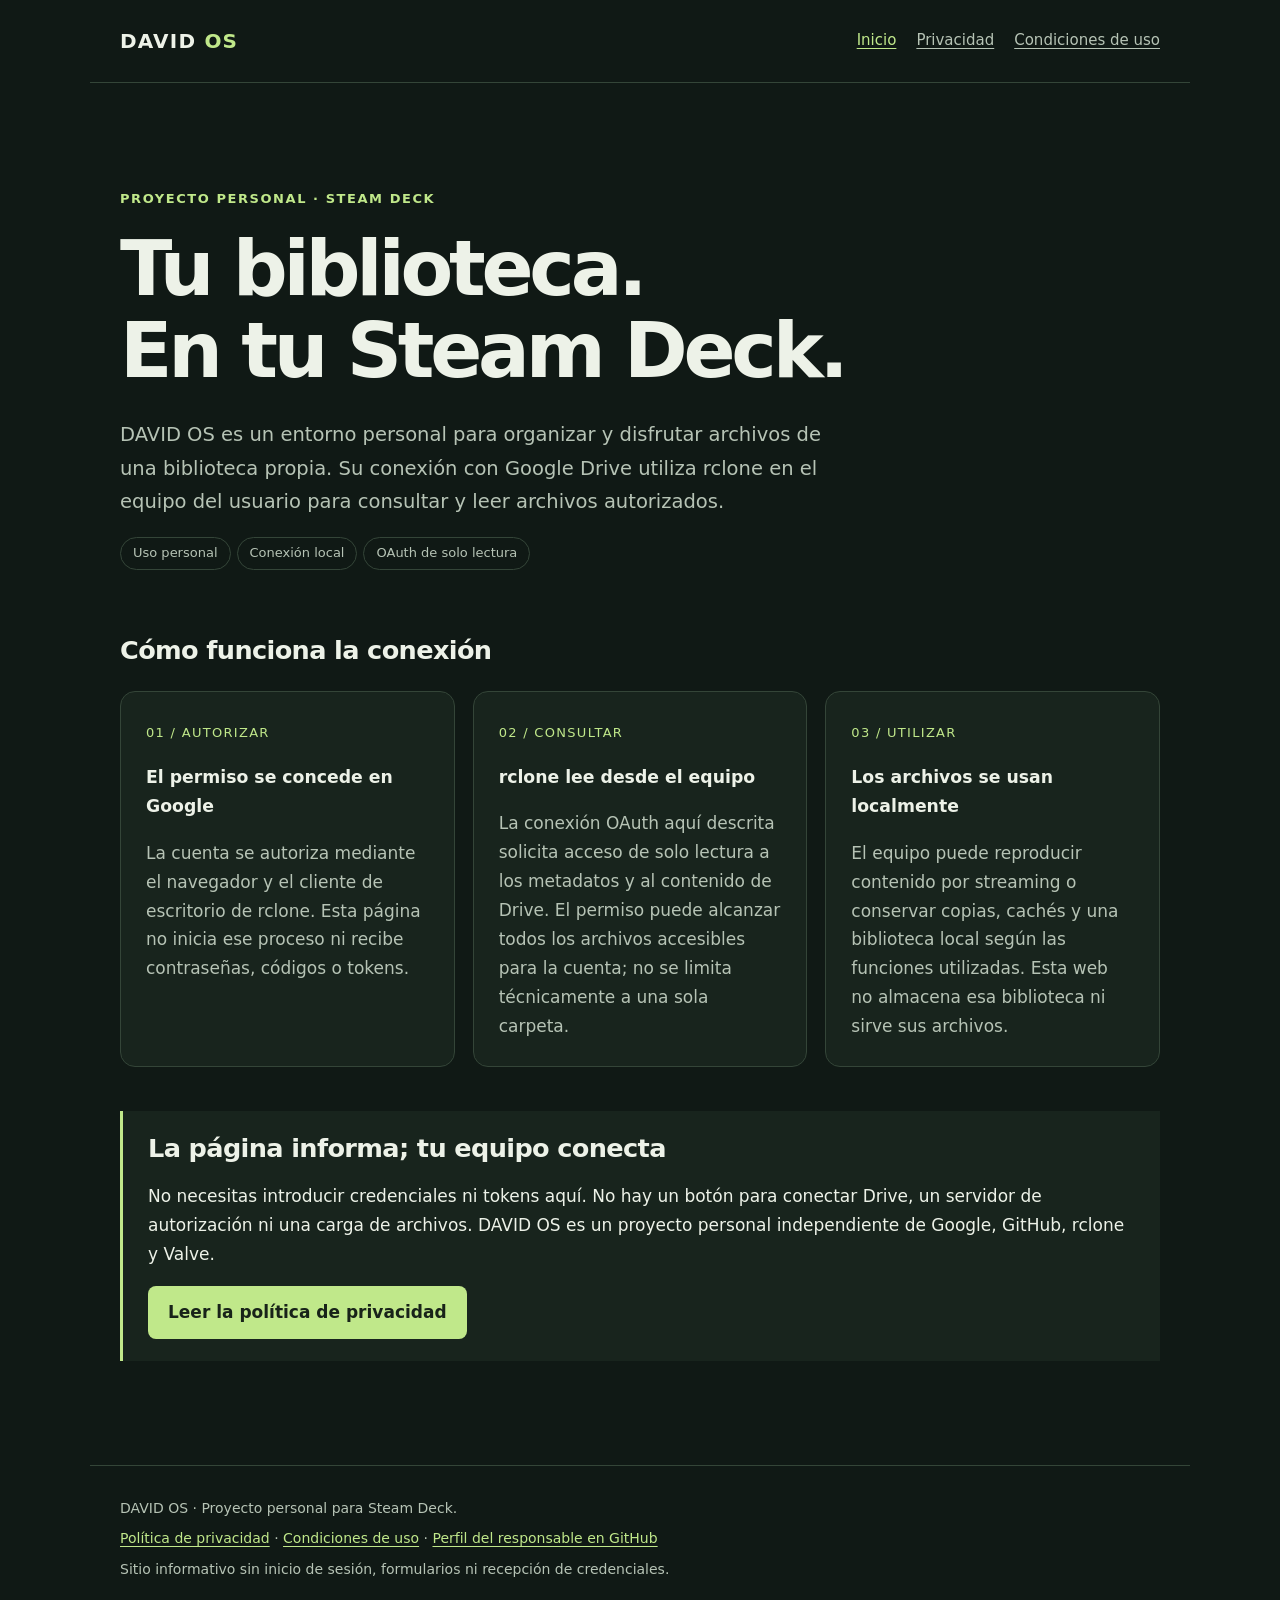
<file: index.html>
<!doctype html>
<html lang="es"><head><meta charset="utf-8"><meta name="viewport" content="width=device-width, initial-scale=1"><meta name="description" content="DAVID OS: uso personal en Steam Deck y conexión local de solo lectura con Google Drive mediante rclone."><meta name="referrer" content="no-referrer"><meta name="color-scheme" content="dark"><title>Inicio · DAVID OS</title><link rel="stylesheet" href="styles.css"></head>
<body><a class="skip" href="#contenido">Saltar al contenido</a><header><a class="brand" href="./">DAVID <span>OS</span></a><nav aria-label="Navegación principal"><a href="./" aria-current="page">Inicio</a><a href="privacidad.html">Privacidad</a><a href="uso.html">Condiciones de uso</a></nav></header><main id="contenido"><section class="hero"><p class="eyebrow">Proyecto personal · Steam Deck</p><h1>Tu biblioteca.<br>En tu Steam Deck.</h1><p class="lead">DAVID OS es un entorno personal para organizar y disfrutar archivos de una biblioteca propia. Su conexión con Google Drive utiliza rclone en el equipo del usuario para consultar y leer archivos autorizados.</p><p><span class="pill">Uso personal</span><span class="pill">Conexión local</span><span class="pill">OAuth de solo lectura</span></p></section>
<section aria-labelledby="conexion"><h2 id="conexion">Cómo funciona la conexión</h2><div class="grid"><article class="card"><span class="number">01 / AUTORIZAR</span><h3>El permiso se concede en Google</h3><p>La cuenta se autoriza mediante el navegador y el cliente de escritorio de rclone. Esta página no inicia ese proceso ni recibe contraseñas, códigos o tokens.</p></article><article class="card"><span class="number">02 / CONSULTAR</span><h3>rclone lee desde el equipo</h3><p>La conexión OAuth aquí descrita solicita acceso de solo lectura a los metadatos y al contenido de Drive. El permiso puede alcanzar todos los archivos accesibles para la cuenta; no se limita técnicamente a una sola carpeta.</p></article><article class="card"><span class="number">03 / UTILIZAR</span><h3>Los archivos se usan localmente</h3><p>El equipo puede reproducir contenido por streaming o conservar copias, cachés y una biblioteca local según las funciones utilizadas. Esta web no almacena esa biblioteca ni sirve sus archivos.</p></article></div></section>
<section class="note" aria-labelledby="control"><h2 id="control">La página informa; tu equipo conecta</h2><p>No necesitas introducir credenciales ni tokens aquí. No hay un botón para conectar Drive, un servidor de autorización ni una carga de archivos. DAVID OS es un proyecto personal independiente de Google, GitHub, rclone y Valve.</p><a class="button" href="privacidad.html">Leer la política de privacidad</a></section></main><footer><p>DAVID OS · Proyecto personal para Steam Deck.</p><p><a href="privacidad.html">Política de privacidad</a> · <a href="uso.html">Condiciones de uso</a> · <a href="https://github.com/sundeckacapulco-sys" rel="noreferrer">Perfil del responsable en GitHub</a></p><p>Sitio informativo sin inicio de sesión, formularios ni recepción de credenciales.</p></footer></body></html>
</file>
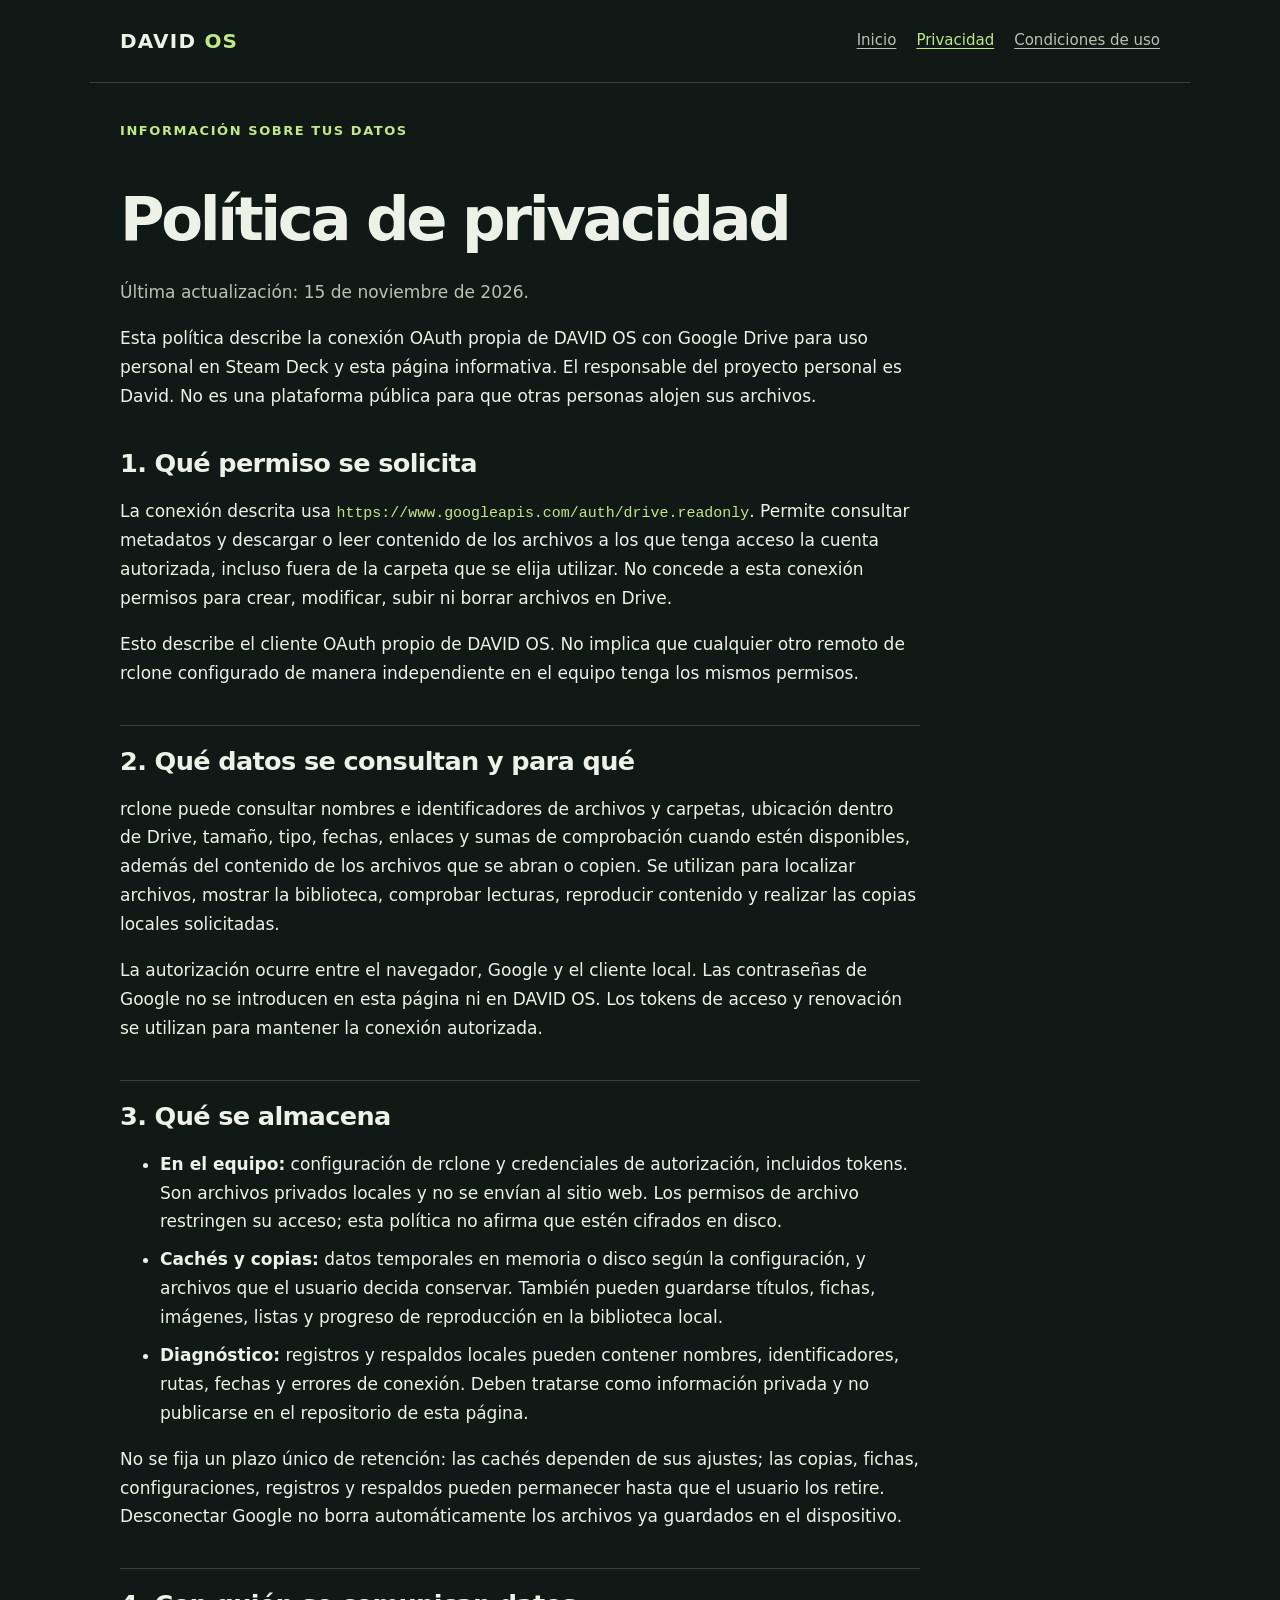
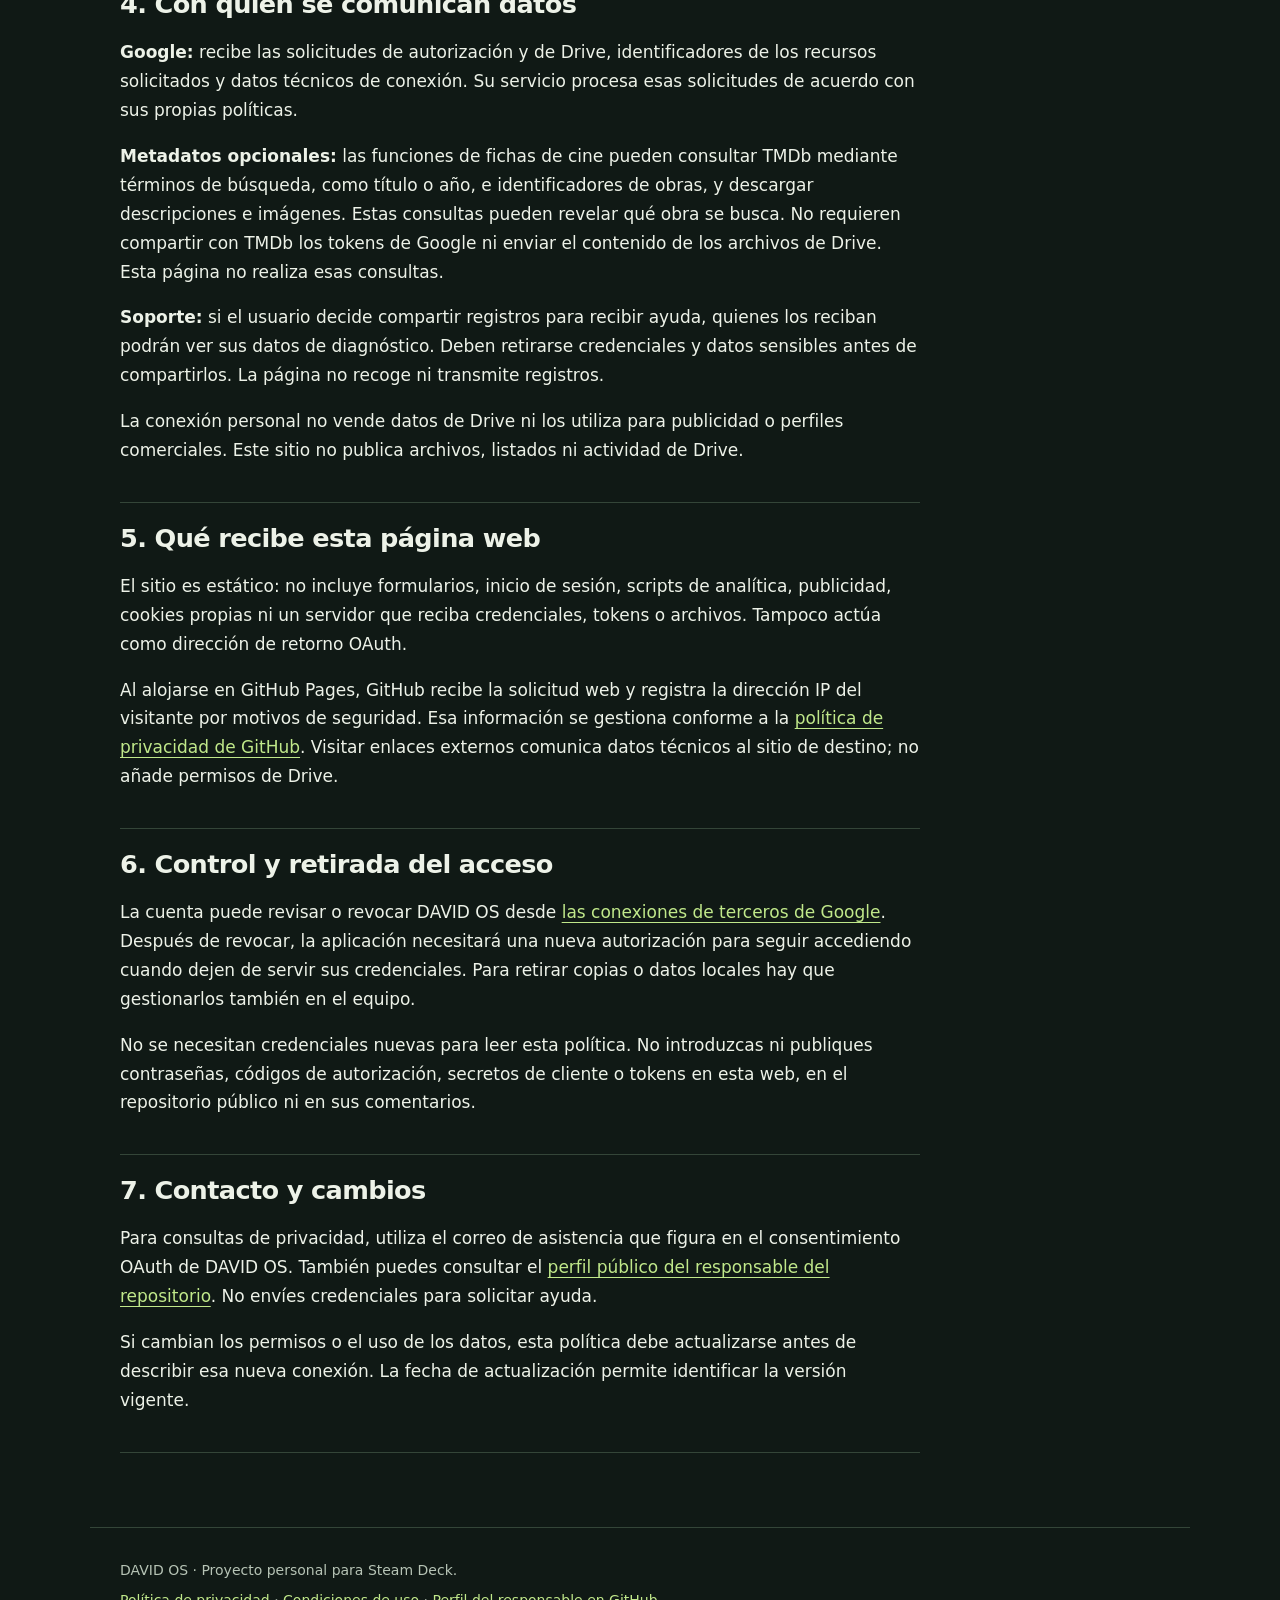
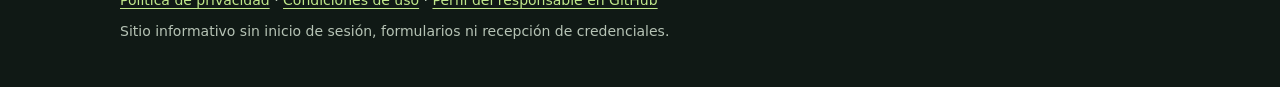
<file: privacidad.html>
<!doctype html>
<html lang="es"><head><meta charset="utf-8"><meta name="viewport" content="width=device-width, initial-scale=1"><meta name="description" content="Cómo DAVID OS consulta, usa, almacena y comunica datos en su conexión personal con Google Drive."><meta name="referrer" content="no-referrer"><meta name="color-scheme" content="dark"><title>Política de privacidad · DAVID OS</title><link rel="stylesheet" href="styles.css"></head>
<body><a class="skip" href="#contenido">Saltar al contenido</a><header><a class="brand" href="./">DAVID <span>OS</span></a><nav aria-label="Navegación principal"><a href="./">Inicio</a><a href="privacidad.html" aria-current="page">Privacidad</a><a href="uso.html">Condiciones de uso</a></nav></header><main id="contenido"><article class="article"><p class="eyebrow">Información sobre tus datos</p><h1>Política de privacidad</h1><p class="muted">Última actualización: 15 de noviembre de 2026.</p><p>Esta política describe la conexión OAuth propia de DAVID OS con Google Drive para uso personal en Steam Deck y esta página informativa. El responsable del proyecto personal es David. No es una plataforma pública para que otras personas alojen sus archivos.</p>
<section><h2>1. Qué permiso se solicita</h2><p>La conexión descrita usa <code>https://www.googleapis.com/auth/drive.readonly</code>. Permite consultar metadatos y descargar o leer contenido de los archivos a los que tenga acceso la cuenta autorizada, incluso fuera de la carpeta que se elija utilizar. No concede a esta conexión permisos para crear, modificar, subir ni borrar archivos en Drive.</p><p>Esto describe el cliente OAuth propio de DAVID OS. No implica que cualquier otro remoto de rclone configurado de manera independiente en el equipo tenga los mismos permisos.</p></section>
<section><h2>2. Qué datos se consultan y para qué</h2><p>rclone puede consultar nombres e identificadores de archivos y carpetas, ubicación dentro de Drive, tamaño, tipo, fechas, enlaces y sumas de comprobación cuando estén disponibles, además del contenido de los archivos que se abran o copien. Se utilizan para localizar archivos, mostrar la biblioteca, comprobar lecturas, reproducir contenido y realizar las copias locales solicitadas.</p><p>La autorización ocurre entre el navegador, Google y el cliente local. Las contraseñas de Google no se introducen en esta página ni en DAVID OS. Los tokens de acceso y renovación se utilizan para mantener la conexión autorizada.</p></section>
<section><h2>3. Qué se almacena</h2><ul><li><strong>En el equipo:</strong> configuración de rclone y credenciales de autorización, incluidos tokens. Son archivos privados locales y no se envían al sitio web. Los permisos de archivo restringen su acceso; esta política no afirma que estén cifrados en disco.</li><li><strong>Cachés y copias:</strong> datos temporales en memoria o disco según la configuración, y archivos que el usuario decida conservar. También pueden guardarse títulos, fichas, imágenes, listas y progreso de reproducción en la biblioteca local.</li><li><strong>Diagnóstico:</strong> registros y respaldos locales pueden contener nombres, identificadores, rutas, fechas y errores de conexión. Deben tratarse como información privada y no publicarse en el repositorio de esta página.</li></ul><p>No se fija un plazo único de retención: las cachés dependen de sus ajustes; las copias, fichas, configuraciones, registros y respaldos pueden permanecer hasta que el usuario los retire. Desconectar Google no borra automáticamente los archivos ya guardados en el dispositivo.</p></section>
<section><h2>4. Con quién se comunican datos</h2><p><strong>Google:</strong> recibe las solicitudes de autorización y de Drive, identificadores de los recursos solicitados y datos técnicos de conexión. Su servicio procesa esas solicitudes de acuerdo con sus propias políticas.</p><p><strong>Metadatos opcionales:</strong> las funciones de fichas de cine pueden consultar TMDb mediante términos de búsqueda, como título o año, e identificadores de obras, y descargar descripciones e imágenes. Estas consultas pueden revelar qué obra se busca. No requieren compartir con TMDb los tokens de Google ni enviar el contenido de los archivos de Drive. Esta página no realiza esas consultas.</p><p><strong>Soporte:</strong> si el usuario decide compartir registros para recibir ayuda, quienes los reciban podrán ver sus datos de diagnóstico. Deben retirarse credenciales y datos sensibles antes de compartirlos. La página no recoge ni transmite registros.</p><p>La conexión personal no vende datos de Drive ni los utiliza para publicidad o perfiles comerciales. Este sitio no publica archivos, listados ni actividad de Drive.</p></section>
<section><h2>5. Qué recibe esta página web</h2><p>El sitio es estático: no incluye formularios, inicio de sesión, scripts de analítica, publicidad, cookies propias ni un servidor que reciba credenciales, tokens o archivos. Tampoco actúa como dirección de retorno OAuth.</p><p>Al alojarse en GitHub Pages, GitHub recibe la solicitud web y registra la dirección IP del visitante por motivos de seguridad. Esa información se gestiona conforme a la <a href="https://docs.github.com/en/site-policy/privacy-policies/github-general-privacy-statement" rel="noreferrer">política de privacidad de GitHub</a>. Visitar enlaces externos comunica datos técnicos al sitio de destino; no añade permisos de Drive.</p></section>
<section><h2>6. Control y retirada del acceso</h2><p>La cuenta puede revisar o revocar DAVID OS desde <a href="https://myaccount.google.com/connections" rel="noreferrer">las conexiones de terceros de Google</a>. Después de revocar, la aplicación necesitará una nueva autorización para seguir accediendo cuando dejen de servir sus credenciales. Para retirar copias o datos locales hay que gestionarlos también en el equipo.</p><p>No se necesitan credenciales nuevas para leer esta política. No introduzcas ni publiques contraseñas, códigos de autorización, secretos de cliente o tokens en esta web, en el repositorio público ni en sus comentarios.</p></section>
<section><h2>7. Contacto y cambios</h2><p>Para consultas de privacidad, utiliza el correo de asistencia que figura en el consentimiento OAuth de DAVID OS. También puedes consultar el <a href="https://github.com/sundeckacapulco-sys" rel="noreferrer">perfil público del responsable del repositorio</a>. No envíes credenciales para solicitar ayuda.</p><p>Si cambian los permisos o el uso de los datos, esta política debe actualizarse antes de describir esa nueva conexión. La fecha de actualización permite identificar la versión vigente.</p></section></article></main><footer><p>DAVID OS · Proyecto personal para Steam Deck.</p><p><a href="privacidad.html">Política de privacidad</a> · <a href="uso.html">Condiciones de uso</a> · <a href="https://github.com/sundeckacapulco-sys" rel="noreferrer">Perfil del responsable en GitHub</a></p><p>Sitio informativo sin inicio de sesión, formularios ni recepción de credenciales.</p></footer></body></html>
</file>
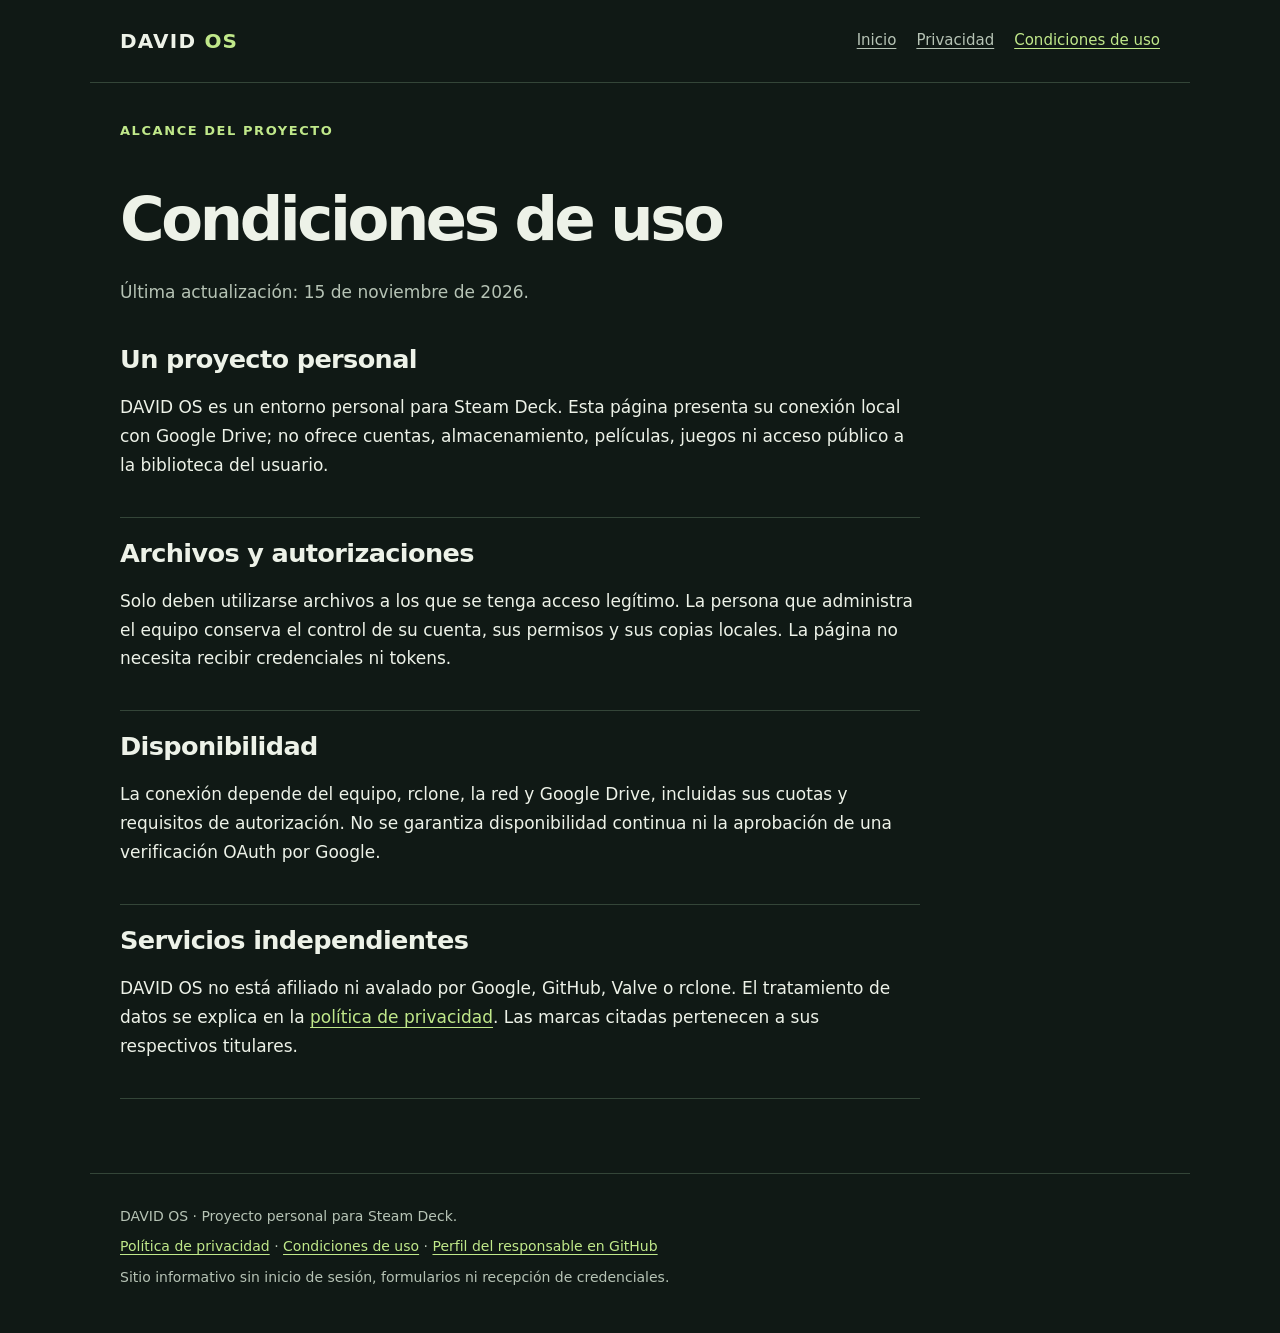
<file: uso.html>
<!doctype html>
<html lang="es"><head><meta charset="utf-8"><meta name="viewport" content="width=device-width, initial-scale=1"><meta name="description" content="Alcance personal y condiciones del sitio informativo de DAVID OS."><meta name="referrer" content="no-referrer"><meta name="color-scheme" content="dark"><title>Condiciones de uso · DAVID OS</title><link rel="stylesheet" href="styles.css"></head>
<body><a class="skip" href="#contenido">Saltar al contenido</a><header><a class="brand" href="./">DAVID <span>OS</span></a><nav aria-label="Navegación principal"><a href="./">Inicio</a><a href="privacidad.html">Privacidad</a><a href="uso.html" aria-current="page">Condiciones de uso</a></nav></header><main id="contenido"><article class="article"><p class="eyebrow">Alcance del proyecto</p><h1>Condiciones de uso</h1><p class="muted">Última actualización: 15 de noviembre de 2026.</p><section><h2>Un proyecto personal</h2><p>DAVID OS es un entorno personal para Steam Deck. Esta página presenta su conexión local con Google Drive; no ofrece cuentas, almacenamiento, películas, juegos ni acceso público a la biblioteca del usuario.</p></section><section><h2>Archivos y autorizaciones</h2><p>Solo deben utilizarse archivos a los que se tenga acceso legítimo. La persona que administra el equipo conserva el control de su cuenta, sus permisos y sus copias locales. La página no necesita recibir credenciales ni tokens.</p></section><section><h2>Disponibilidad</h2><p>La conexión depende del equipo, rclone, la red y Google Drive, incluidas sus cuotas y requisitos de autorización. No se garantiza disponibilidad continua ni la aprobación de una verificación OAuth por Google.</p></section><section><h2>Servicios independientes</h2><p>DAVID OS no está afiliado ni avalado por Google, GitHub, Valve o rclone. El tratamiento de datos se explica en la <a href="privacidad.html">política de privacidad</a>. Las marcas citadas pertenecen a sus respectivos titulares.</p></section></article></main><footer><p>DAVID OS · Proyecto personal para Steam Deck.</p><p><a href="privacidad.html">Política de privacidad</a> · <a href="uso.html">Condiciones de uso</a> · <a href="https://github.com/sundeckacapulco-sys" rel="noreferrer">Perfil del responsable en GitHub</a></p><p>Sitio informativo sin inicio de sesión, formularios ni recepción de credenciales.</p></footer></body></html>
</file>
<file: styles.css>
:root{color-scheme:dark;--bg:#101915;--panel:#18241d;--ink:#edf2e8;--muted:#b6c3b5;--accent:#c0e88a;--line:#344538}*{box-sizing:border-box}html{scroll-behavior:smooth}body{margin:0;background:var(--bg);color:var(--ink);font:17px/1.7 system-ui,-apple-system,BlinkMacSystemFont,"Segoe UI",sans-serif}a{color:var(--accent);text-underline-offset:.22em}a:hover{color:#fff}a:focus-visible{outline:3px solid var(--accent);outline-offset:5px}header,main,footer{max-width:1100px;margin:auto;padding:24px 30px}header{display:flex;align-items:center;justify-content:space-between;gap:22px;border-bottom:1px solid var(--line)}.brand{font-size:20px;font-weight:800;letter-spacing:.06em;text-decoration:none;color:var(--ink)}.brand span{color:var(--accent)}nav{display:flex;flex-wrap:wrap;gap:20px}nav a{font-size:15px;color:var(--muted)}nav a[aria-current=page]{color:var(--accent)}.hero{padding:68px 0 40px;max-width:820px}.eyebrow{color:var(--accent);font-size:13px;font-weight:700;letter-spacing:.12em;text-transform:uppercase}h1{font-size:clamp(2.4rem,6vw,4.8rem);line-height:1.07;letter-spacing:-.055em;margin:18px 0 26px}h2{font-size:1.6rem;line-height:1.25;letter-spacing:-.025em;margin:0 0 14px}h3{font-size:1.08rem}.lead{font-size:1.22rem;color:var(--muted);max-width:710px}.pill{display:inline-block;border:1px solid var(--line);border-radius:99px;padding:4px 12px;font-size:13px;color:var(--muted);margin-right:6px;margin-bottom:8px}.grid{display:grid;grid-template-columns:repeat(3,1fr);gap:18px;margin:24px 0 44px}.card{padding:25px;border:1px solid var(--line);border-radius:15px;background:var(--panel)}.number{color:var(--accent);font-size:13px;letter-spacing:.1em}.card p{color:var(--muted);margin-bottom:0}.note{border-left:3px solid var(--accent);background:var(--panel);padding:22px 25px;margin:30px 0}.button{display:inline-block;background:var(--accent);color:#182319;text-decoration:none;font-weight:700;border-radius:8px;padding:12px 20px}.button:hover{background:#d3f5a7;color:#101915}.article{max-width:800px}.article h1{font-size:clamp(2.3rem,6vw,3.8rem);margin-top:45px}.article section{padding:20px 0;border-bottom:1px solid var(--line)}.article li{margin-bottom:9px}code{font-size:.88em;overflow-wrap:anywhere;color:var(--accent)}.muted{color:var(--muted)}footer{border-top:1px solid var(--line);margin-top:50px;padding-bottom:36px;color:var(--muted);font-size:14px}footer p{margin:7px 0}.skip{position:absolute;top:-100px;left:20px;background:var(--accent);color:#101915;padding:8px;z-index:2}.skip:focus{top:10px}@media(max-width:720px){header{align-items:flex-start;flex-direction:column;gap:8px}header,main,footer{padding-left:22px;padding-right:22px}.hero{padding-top:40px}.grid{grid-template-columns:1fr;gap:12px}.card{padding:22px}.lead{font-size:1.08rem}nav{gap:16px}body{font-size:16px}}
</file>
